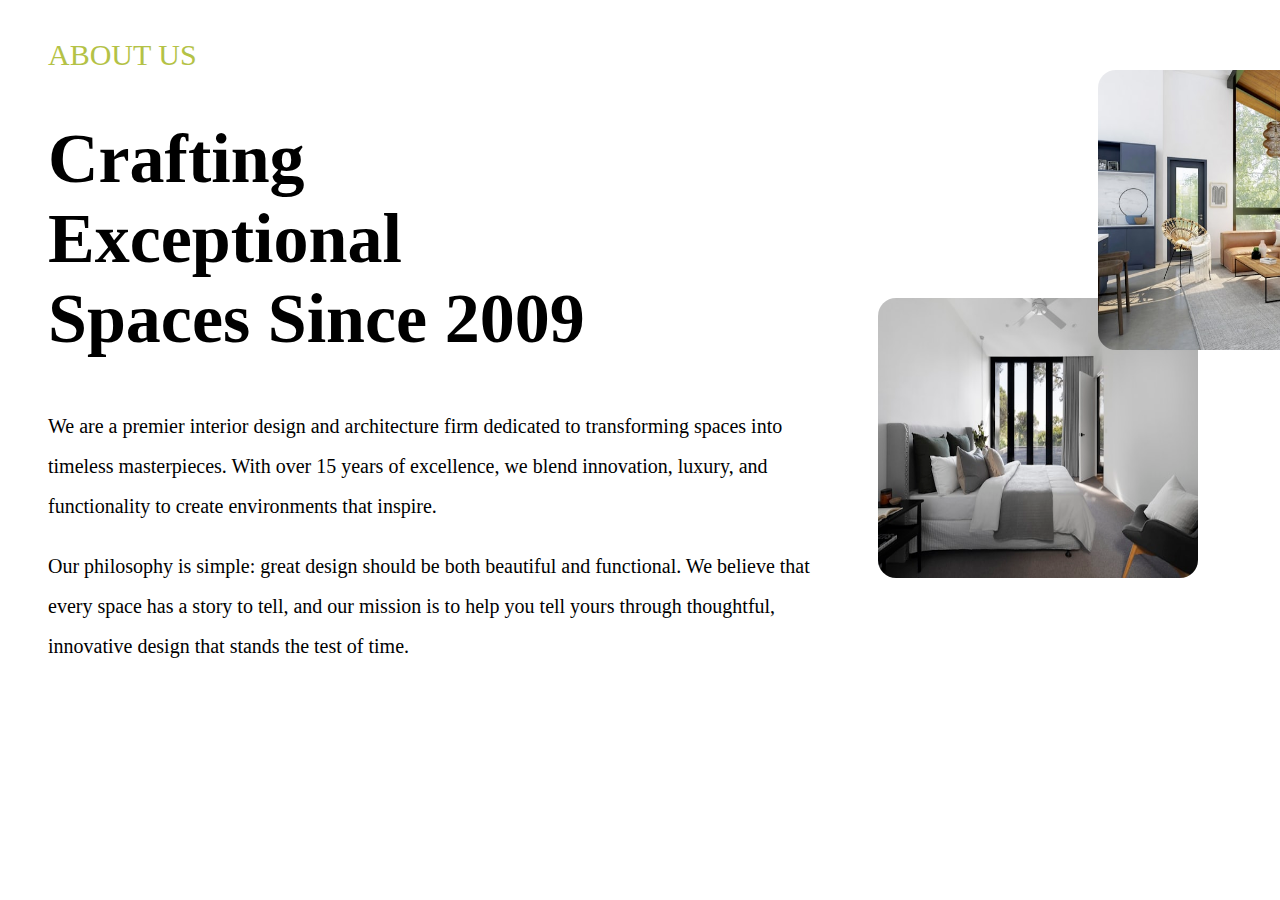
<file: aboutus.html>
<!doctype html>
<html lang="en">
  <head>
    <meta charset="UTF-8" />
    <meta name="viewport" content="width=device-width, initial-scale=1.0" />
    <title>about us</title>
    <link rel="stylesheet" href="aboutus.css" />
  </head>
  <body>
    <div class="aboutus">
      <div class="text_1">
        <p id="about">ABOUT US</p>
        <h1>
          Crafting <br />
          Exceptional <br />
          Spaces Since 2009
        </h1>
        <div class="text12">
          <div class="text1">
            <p>
              We are a premier interior design and architecture firm dedicated
              to transforming spaces into timeless masterpieces. With over 15
              years of excellence, we blend innovation, luxury, and
              functionality to create environments that inspire.
            </p>
          </div>
          <div class="text2">
            <p>
              Our philosophy is simple: great design should be both beautiful
              and functional. We believe that every space has a story to tell,
              and our mission is to help you tell yours through thoughtful,
              innovative design that stands the test of time.
            </p>
          </div>
        </div>
      </div>
      <div class="image">
        <img id="img1" src="MPS01.jpeg" alt="Loading" />
        <img id="img2" src="MPS02.jpeg" alt="Loading" />
      </div>
    </div>
  </body>
</html>
</file>
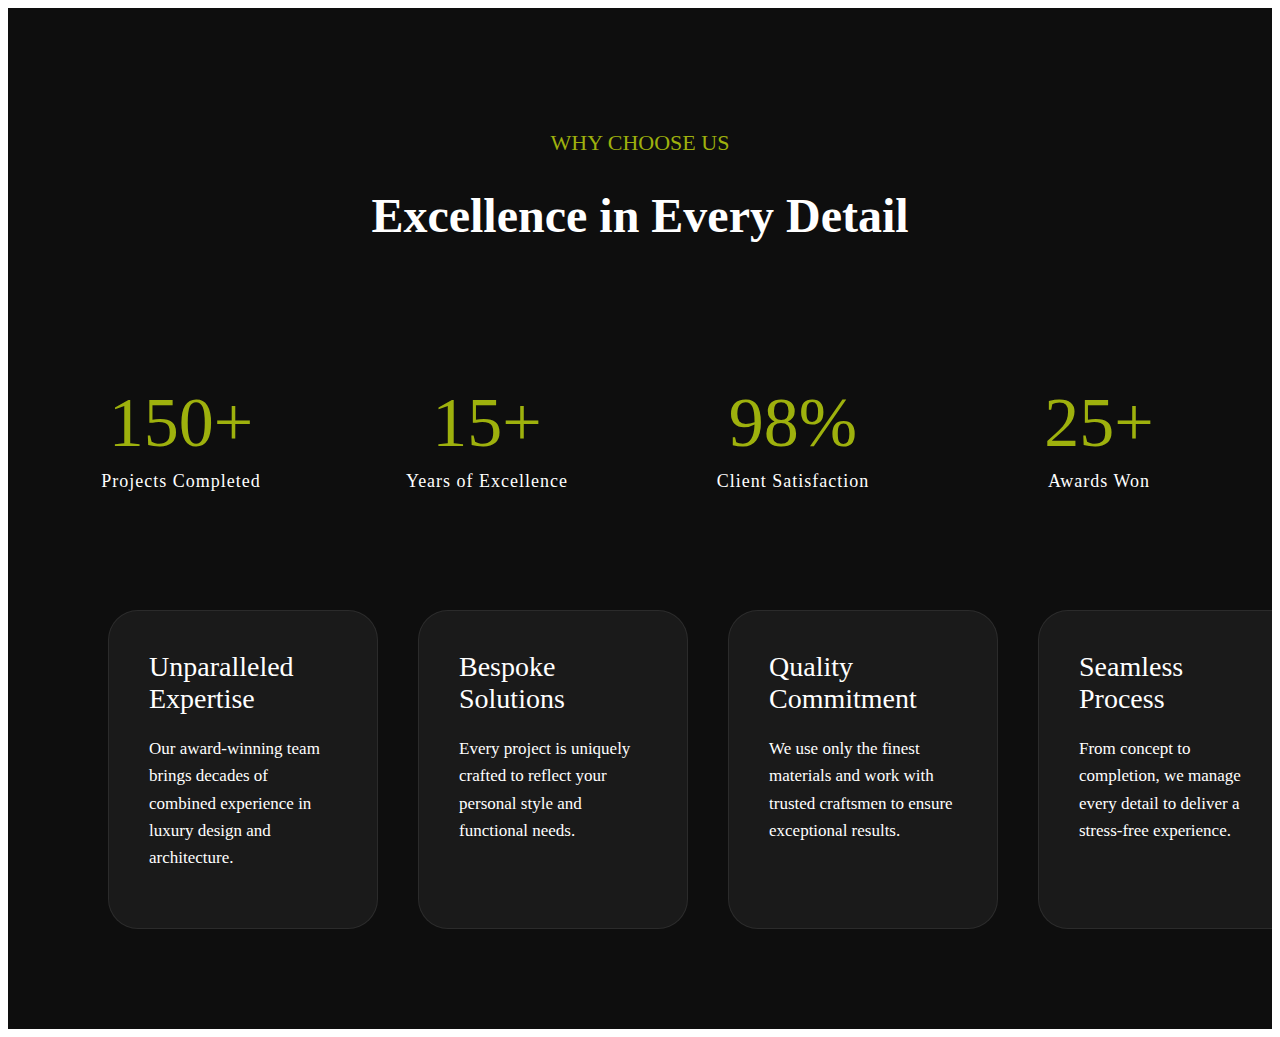
<file: choose.html>
<!doctype html>
<html lang="en">
  <head>
    <meta charset="UTF-8" />
    <meta name="viewport" content="width=device-width, initial-scale=1.0" />
    <title>choose</title>
    <link rel="stylesheet" href="choose.css" />
  </head>
  <body>
    <div class="choose">
      <p id="firsst">Why Choose Us</p>
      <h1>Excellence in Every Detail</h1>
      <div class="numtext">
        <div class="nums">
          <p id="num1">150+</p>
          <p id="text1">Projects Completed</p>
        </div>
        <div class="nums">
          <p id="num1">15+</p>
          <p id="text1">Years of Excellence</p>
        </div>
        <div class="nums">
          <p id="num1">98%</p>
          <p id="text1">Client Satisfaction</p>
        </div>
        <div class="nums">
          <p id="num1">25+</p>
          <p id="text1">Awards Won</p>
        </div>
      </div>
      <div class="textbox">
        <div class="boxs">
          <div id="boxh1">Unparalleled Expertise</div>
          <p id="boxtext">
            Our award-winning team brings decades of combined experience in
            luxury design and architecture.
          </p>
        </div>
        <div class="boxs">
          <div id="boxh1">Bespoke Solutions</div>
          <p id="boxtext">
            Every project is uniquely crafted to reflect your personal style and
            functional needs.
          </p>
        </div>
        <div class="boxs">
          <div id="boxh1">Quality Commitment</div>
          <p id="boxtext">
            We use only the finest materials and work with trusted craftsmen to
            ensure exceptional results.
          </p>
        </div>
        <div class="boxs">
          <div id="boxh1">Seamless Process</div>
          <p id="boxtext">
            From concept to completion, we manage every detail to deliver a
            stress-free experience.
          </p>
        </div>
      </div>
    </div>
  </body>
</html>
</file>
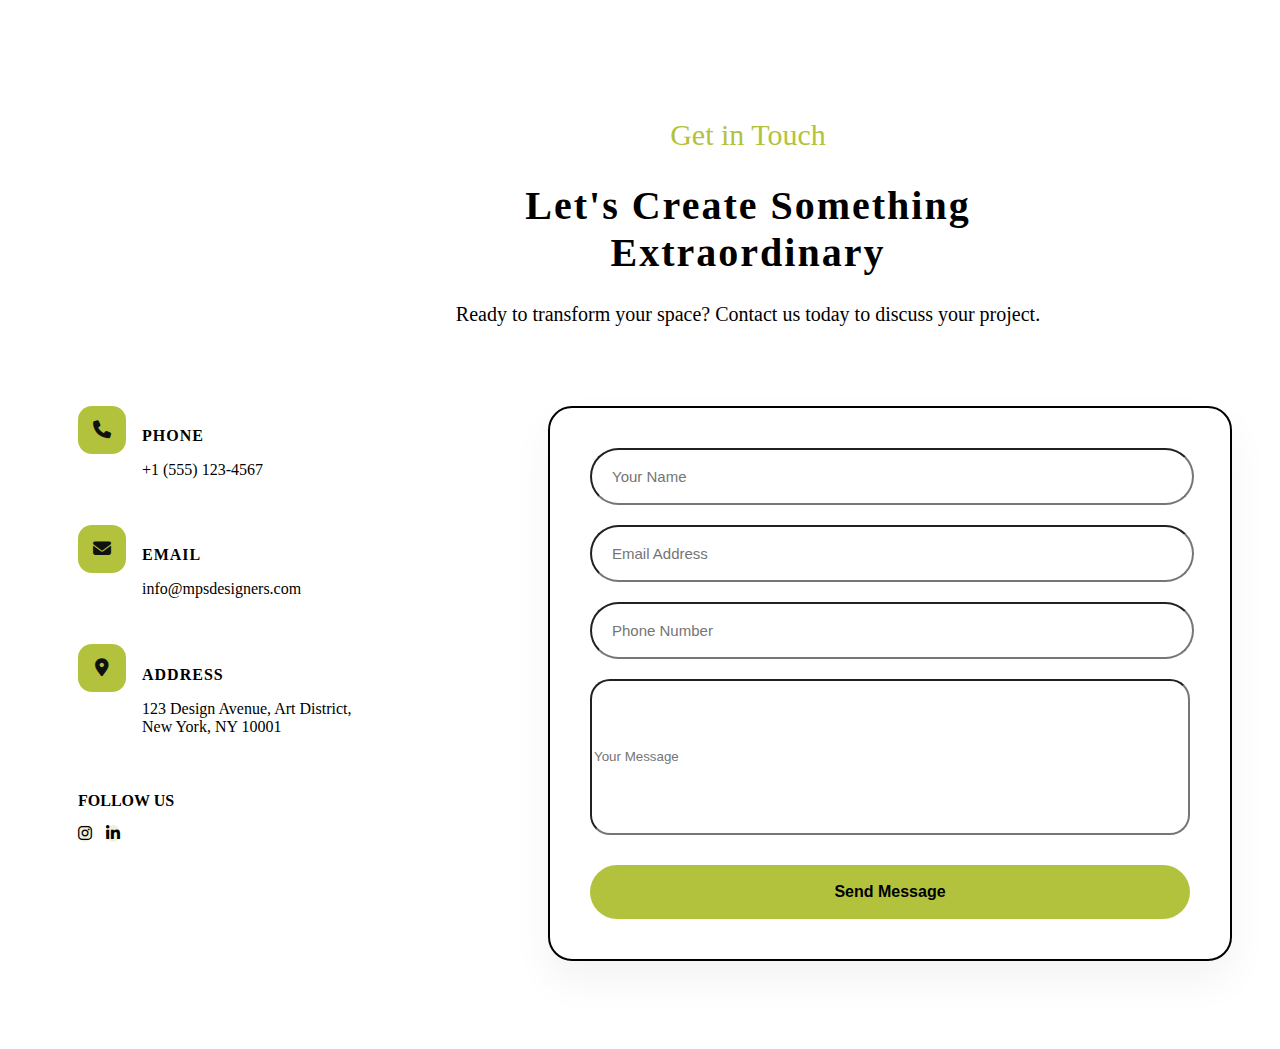
<file: contact.html>
<!doctype html>
<html lang="en">
  <head>
    <meta charset="UTF-8" />
    <meta name="viewport" content="width=device-width, initial-scale=1.0" />
    <title>Contact Section</title>
    <link rel="stylesheet" href="contact.css" />
    <link
      href="https://cdnjs.cloudflare.com/ajax/libs/font-awesome/6.5.0/css/all.min.css"
      rel="stylesheet"
    />
  </head>
  <body>
    <div class="contact">
      <div class="sec8-text">
        <p id="Touch">Get in Touch</p>
        <h1>Let's Create Something Extraordinary</h1>
        <p>
          Ready to transform your space? Contact us today to discuss your
          project.
        </p>
      </div>
      <div class="co_fo">
        <div class="contact-info">
          <div class="info-item">
            <div class="icon"><i class="fa-solid fa-phone"></i></div>
            <div>
              <h4>PHONE</h4>
              <p>+1 (555) 123-4567</p>
            </div>
          </div>

          <div class="info-item">
            <div class="icon"><i class="fa-solid fa-envelope"></i></div>
            <div>
              <h4>EMAIL</h4>
              <p>info@mpsdesigners.com</p>
            </div>
          </div>

          <div class="info-item">
            <div class="icon"><i class="fa-solid fa-location-dot"></i></div>
            <div>
              <h4>ADDRESS</h4>
              <p>123 Design Avenue, Art District,<br />New York, NY 10001</p>
            </div>
          </div>

          <h4 class="follow">FOLLOW US</h4>
          <div class="socials">
            <span><i class="fa-brands fa-instagram"></i></span>
            <span><i class="fa-brands fa-linkedin-in"></i></span>
          </div>
        </div>
        <div class="contact-form">
          <form>
            <input id="textitems" type="text" placeholder="Your Name" />
            <input id="textitems" type="email" placeholder="Email Address" />
            <input id="textitems" type="tel" placeholder="Phone Number" />
            <input id="textarea" placeholder="Your Message" />
            <button type="submit">Send Message</button>
          </form>
        </div>
      </div>
    </div>
  </body>
</html>
</file>
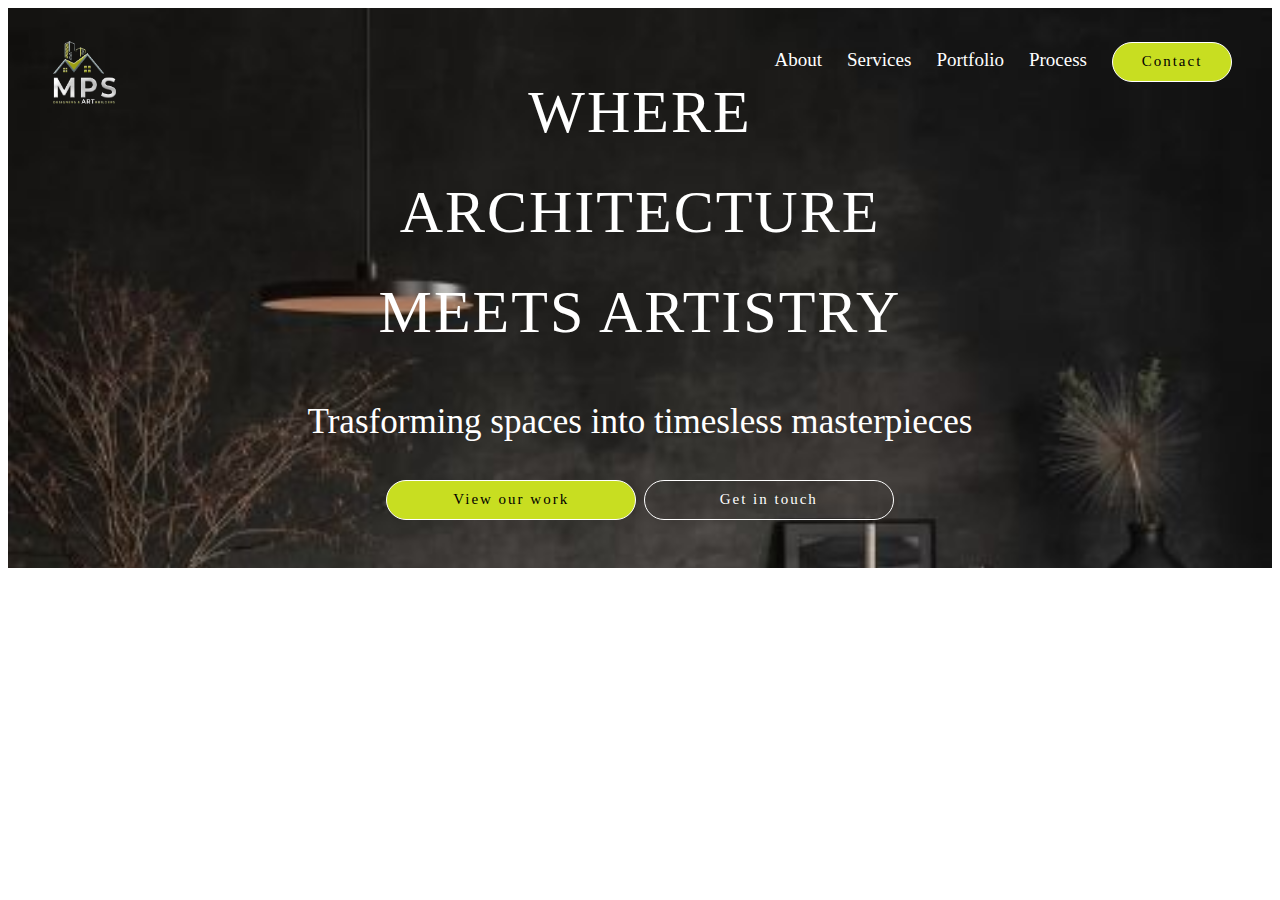
<file: Container.html>
<!doctype html>
<html lang="en">
  <head>
    <meta charset="UTF-8" />
    <meta name="viewport" content="width=device-width, initial-scale=1.0" />
    <title>MPS-Design</title>
    <link rel="stylesheet" href="container.css" />
  </head>
  <body>
    <div class="container">
        <div class="logo-nav">
          <div class="Logo">
            <img src="mps.png" alt="loading" />
          </div>
          <nav>
            <ul class="nav">
              <li>About</li>
              <li>Services</li>
              <li>Portfolio</li>
              <li>Process</li>
              <li><button id="conatct">Contact</button></li>
            </ul>
          </nav>
        </div>
        <div class="header1">
          <h1>
            WHERE <br />
            ARCHITECTURE <br />MEETS ARTISTRY
          </h1>
          <h3>Trasforming spaces into timesless masterpieces</h3>
          <button>View our work</button>
          <button id="button2">Get in touch</button>
        </div>
      </div>
  </body>
</html>
</file>
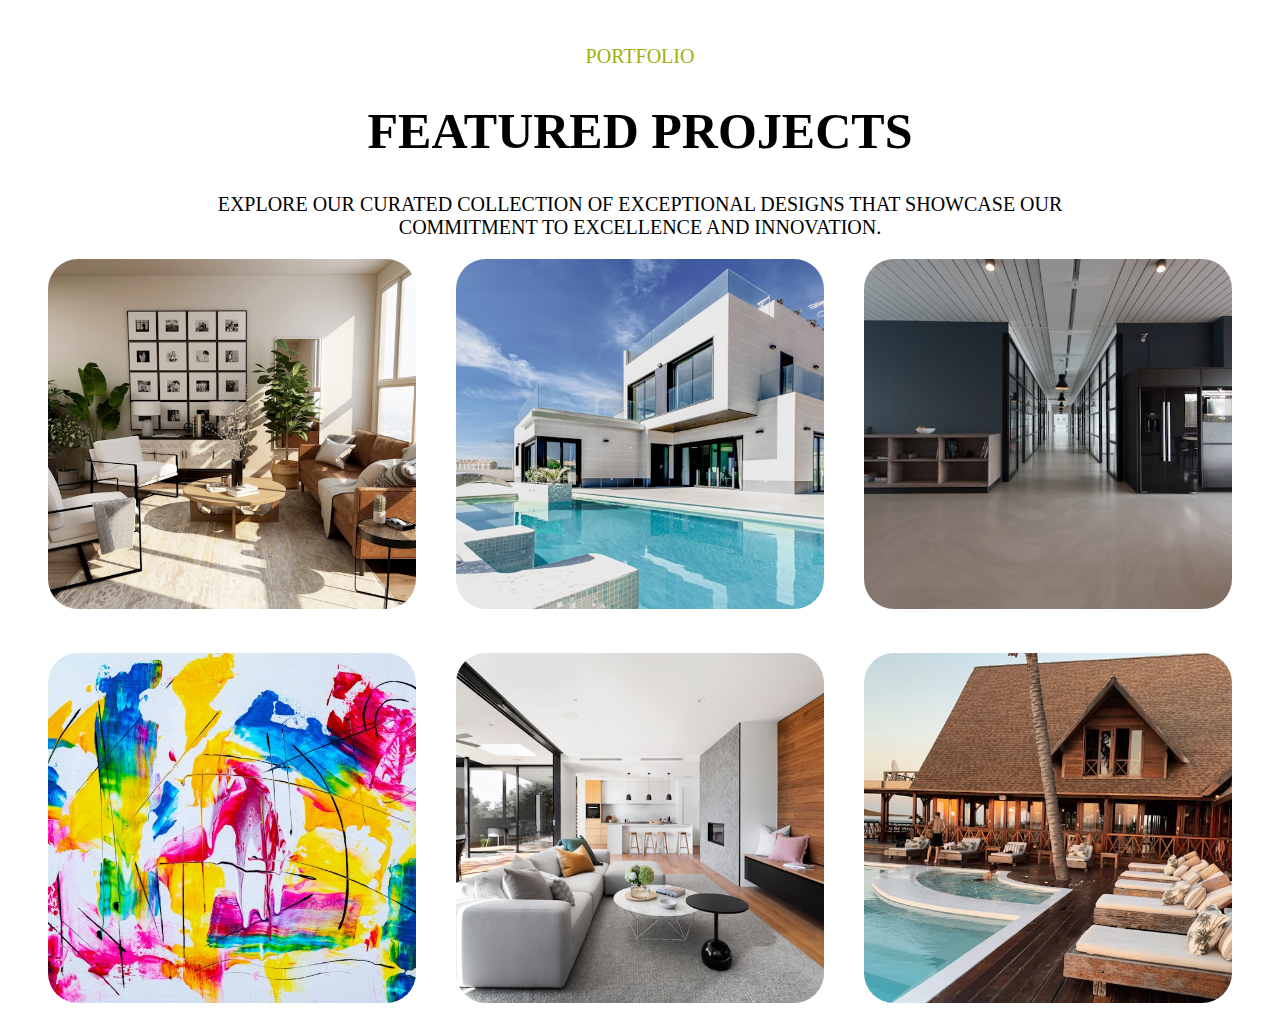
<file: portfolio.html>
<!doctype html>
<html lang="en">
  <head>
    <meta charset="UTF-8" />
    <meta name="viewport" content="width=device-width, initial-scale=1.0" />
    <title>portfolio</title>
    <link rel="stylesheet" href="portfolio.css" />
  </head>
  <body>
    <div class="portfolio">
      <div class="sec4head">
        <p id="first">portfolio</p>
        <h1>Featured Projects</h1>
        <p>
          Explore our curated collection of exceptional designs that showcase
          our
          <br />
          commitment to excellence and innovation.
        </p>
      </div>
      <div class="sec4-images">
        <div class="img-box">
          <img src="MPS03.jpeg" alt="Loading" />
          <div class="content">
            <p>Residential</p>
            <h1>Modern Penthouse</h1>
            <p><span>Location:</span> Manhattan, NY <span>Year:</span> 2024</p>
          </div>
        </div>
        <div class="img-box">
          <img src="MPS04.jpeg" alt="Loading" />
          <div class="content">
            <p>Residential</p>
            <h1>Luxury Villa</h1>
            <p>
              <span>Location:</span> Beverly Hills, CA <span>Year:</span> 2024
            </p>
          </div>
        </div>
        <div class="img-box">
          <img src="MPS05.jpeg" alt="Loading" />
          <div class="content">
            <p>Commercial</p>
            <h1>Corporate Headquarters</h1>
            <p>
              <span>Location:</span> San Francisco, CA<span>Year:</span> 2023
            </p>
          </div>
        </div>

        <div class="img-box">
          <img src="MPS06.jpeg" alt="Loading" />
          <div class="content">
            <p>Commercial</p>
            <h1>Art Gallery</h1>
            <p><span>Location:</span> London, UK <span>Year:</span> 2023</p>
          </div>
        </div>

        <div class="img-box">
          <img src="MPS07.jpeg" alt="Loading" />
          <div class="content">
            <p>Residential</p>
            <h1>Modern Penthouse</h1>
            <p><span>Location:</span> Manhattan, NY <span>Year:</span> 2024</p>
          </div>
        </div>

        <div class="img-box">
          <img src="MPS08.jpeg" alt="Loading" />
          <div class="content">
            <p>Residential</p>
            <h1>Modern Penthouse</h1>
            <p><span>Location:</span> Manhattan, NY <span>Year:</span> 2024</p>
          </div>
        </div>
      </div>
    </div>
  </body>
</html>
</file>
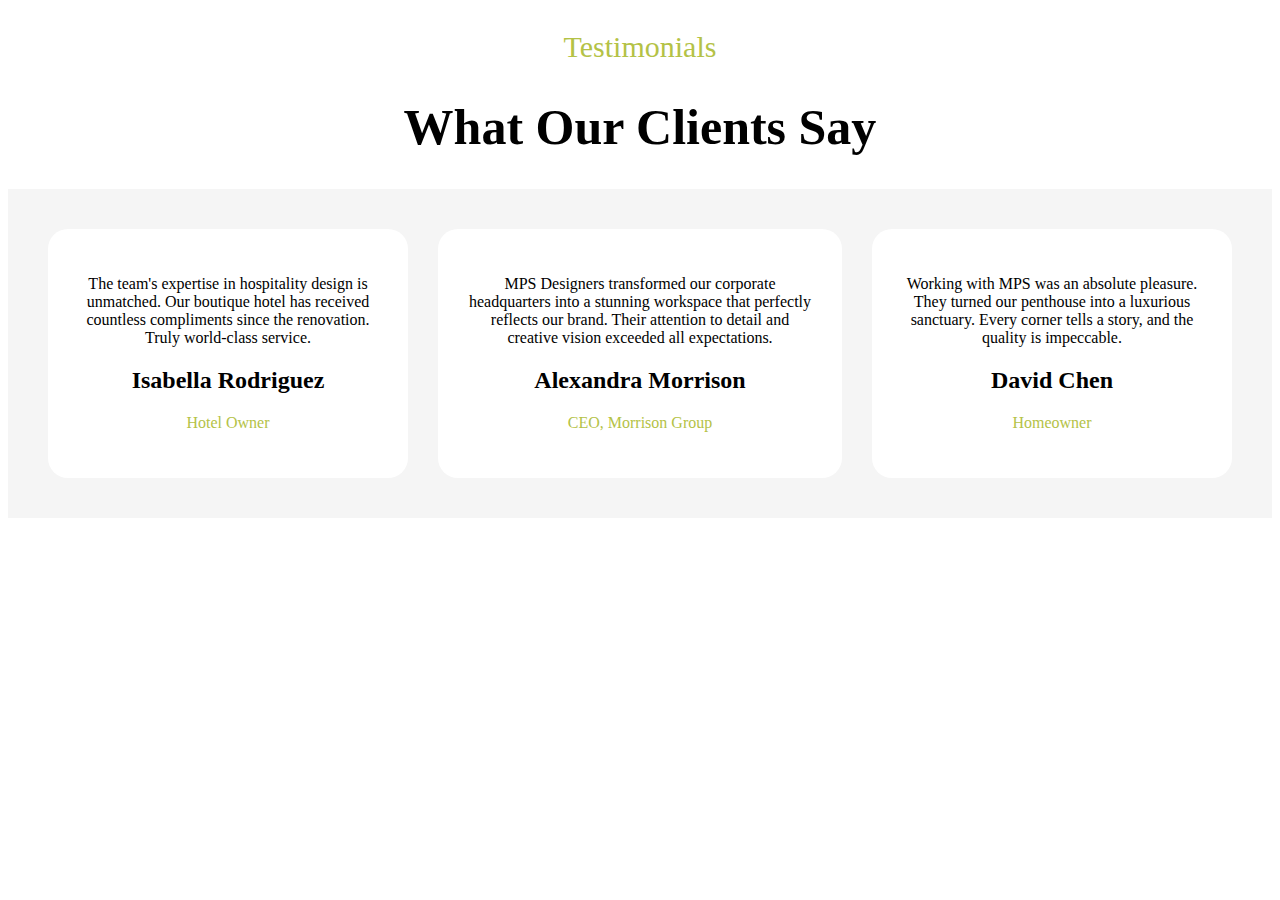
<file: Testimonials.html>
<!doctype html>
<html lang="en">
  <head>
    <meta charset="UTF-8" />
    <meta name="viewport" content="width=device-width, initial-scale=1.0" />
    <title>Testimonials</title>
    <link rel="stylesheet" href="Testimonials.css" />
  </head>
  <body>
    <div class="Testimonials">
      <p id="h1">Testimonials</p>
      <h1>What Our Clients Say</h1>
      <div class="sec6-text">
        <div class="text01">
          <p>
            The team's expertise in hospitality design is unmatched. Our
            boutique hotel has received countless compliments since the
            renovation. Truly world-class service.
          </p>
          <h2>Isabella Rodriguez</h2>
          <p id="p1">Hotel Owner</p>
        </div>
        <div class="text01">
          <p>
            MPS Designers transformed our corporate headquarters into a stunning
            workspace that perfectly reflects our brand. Their attention to
            detail and creative vision exceeded all expectations.
          </p>
          <h2>Alexandra Morrison</h2>
          <p id="p1">CEO, Morrison Group</p>
        </div>
        <div class="text01">
          <p>
            Working with MPS was an absolute pleasure. They turned our penthouse
            into a luxurious sanctuary. Every corner tells a story, and the
            quality is impeccable.
          </p>
          <h2>David Chen</h2>
          <p id="p1">Homeowner</p>
        </div>
      </div>
    </div>
  </body>
</html>
</file>
<file: aboutus.css>
.aboutus {
  font-family: "Playfair Display", serif;
  background-color: white;
  color: black;
  display: flex;
  width: 100%;
}
.text_1 {
  text-align: left;
  font-size: 30px;
  width: 800px;
  margin-left: 40px;
}
.text_1 h1 {
  text-align: left;
  font-size: 70px;
  width: 600px;
}
.text12 {
  font-size: 20px;
  width: 800px;
  line-height: 40px;
}
#about {
  text-align: left;
  color: #b4c246;
}

#img2 {
  margin-top: -180px;
  height: 250px;
  border-radius: 18px;
  margin-left: 250px;
  position: absolute;
  top: 250px;
  width: 320px;
  height: 280px;
}
#img1 {
  height: 250px;
  border-radius: 18px;
  display: block;
  margin-left: 30px;
  margin-top: 260px;
  width: 320px;
  height: 280px;
}
.image {
  width: 100%;
  margin-right: 10px;
  margin-top: 30px;
}
</file>
<file: choose.css>
.choose {
  background: #0e0e0e;
  color: #fff;
  padding: 100px 40px;
  font-family: "Playfair Display", serif;
}

#firsst {
  color: #9eb10d;
  font-size: 22px;
  text-align: center;
  text-transform: uppercase;
  margin-bottom: 10px;
}

.choose h1 {
  text-align: center;
  font-size: 48px;
  margin-bottom: 70px;
}

.numtext {
  display: grid;
  grid-template-columns: repeat(4, 1fr);
  gap: 40px;
  margin-bottom: 100px;
  text-align: center;
}

.nums #num1 {
  color: #9eb10d;
  font-size: 70px;
  margin-bottom: -10px;
}

.nums #text1 {
  font-size: 18px;
  letter-spacing: 1px;
}

.textbox {
  display: grid;
  grid-template-columns: repeat(4, 1fr);
  gap: 40px;
  width: 1200px;
  margin-left: 60px;
}

.boxs {
  background: rgba(255, 255, 255, 0.05);
  border-radius: 30px;
  padding: 40px;
  border: 1px solid rgba(255, 255, 255, 0.08);
  transition:
    transform 0.5s ease,
    box-shadow 0.5s ease;
}

.boxs:hover {
  transform: translatey(-10px);
  box-shadow: 0 20px 40px #9eb10d;
}

#boxh1 {
  font-size: 28px;
  margin-bottom: 20px;
}

#boxtext {
  font-size: 17px;
  line-height: 1.6;
}
</file>
<file: contact.css>
.contact {
  margin: auto;
  display: flex;
  flex-direction: column;
  gap: 60px;
  padding: 80px 40px;
}
.sec8-text {
  width: 700px;
  margin-left: 350px;
  text-align: center;
}
#Touch {
  color: #b3c23c;
  font-size: 30px;
}
h1 {
  font-size: 40px;
  width: 100%;
  letter-spacing: 2px;
}
.sec8-text p {
  font-size: 20px;
}
.co_fo {
  display: flex;
  justify-content: space-between;
  align-items: flex-start;
  gap: 60px;
}
.contact-info {
  justify-content: left;
  width: 500px;
  margin-left: 30px;
}
.info-item {
  display: flex;
  align-items: flex-start;
  gap: 16px;
  margin-bottom: 30px;
}

.icon {
  width: 48px;
  height: 48px;
  background: #b3c23c;
  color: #111;
  border-radius: 14px;
  display: flex;
  align-items: center;
  justify-content: center;
  font-size: 18px;
}

.info-item h4 {
  font-size: 16px;
  letter-spacing: 1px;
  margin-bottom: 6px;
}
.follow {
  margin-top: 40px;
  margin-bottom: 15px;
  font-size: 16px;
}

.socials span {
  width: 42px;
  height: 42px;
  background: #eef1dd;
  border-radius: 50%;
  align-items: center;
  justify-content: center;
  margin-right: 10px;
  cursor: pointer;
}
.contact-form {
  width: 600px;
  background: #fff;
  padding: 40px;
  border-radius: 24px;
  border: 2px solid;
  justify-content: flex-end;
  box-shadow: 0 20px 40px rgba(0, 0, 0, 0.05);
}
.co_fo {
  justify-content: space-between;
}

.contact-form form {
  display: flex;
  flex-direction: column;
  gap: 20px;
}

.contact-form #textitems {
  width: 100%;
  padding: 18px 20px;
  border-radius: 30px;
  font-size: 15px;
  width: 560px;
}

.contact-form #textarea {
  border-radius: 20px;
  height: 150px;
}

.contact-form button {
  margin-top: 10px;
  padding: 18px;
  border: none;
  border-radius: 30px;
  background: #b3c23c;
  font-size: 16px;
  font-weight: 600;
  cursor: pointer;
}
</file>
<file: container.css>
.logo-nav {
  display: flex;
  justify-content: space-between;
  margin-left: 40px;
}
.nav {
  display: flex;
  gap: 25px;
  list-style: none;
  text-decoration: none;
  margin-top:30px;
}
.Logo img {
  width: 70px;
  height: 70px;
}
.header1 {
  text-align: center;
  font-size: 30px;
}
.container {
  background-image: url(background.jpeg);
  background-size: cover;
  color: white;
  height: 560px;
  position: relative;
}
h1 {
  line-height: 100px;
  margin-top: -50px;
  font-weight: lighter;
  letter-spacing: 2px;
  font-family: Georgia, "Times New Roman", Times, serif;
}
h3 {
  font-weight: 1;
}
.nav {
  margin-right: 40px;
  font-size: 19px;
}
button{
  background-color:hsl(67, 74%, 50%);
  border-radius: 40px;
  width: 250px;
  height: 40px;
  font-size: 15px;
  font-family:'Times New Roman', Times, serif;
  letter-spacing: 2px;
  cursor: pointer;
  border: 1px solid white;

}
#button2{
  background-color:transparent;
  
  color: white;
  cursor: pointer;

}
button:hover{
   text-shadow: 9px;
   width: 260px;
   height: 50px;
   margin-bottom: 10px; 
   transition: all 0.3s ease-our;
   box-shadow: 0 3px 5px white;
   border: 1px solid white;
}
.Logo img{
  margin-top:30px;
}
#conatct{
  width: 120px;
  margin-top: -10px;
}
.logo-nav {
  display: flex;
  justify-content: space-between;
  align-items: center;
}
</file>
<file: portfolio.css>
.sec4head {
  background-color: white;
  color: black;
  font-family: "Playfair Display", serif;
  text-align: center;
  text-transform: uppercase;
}
#first {
  color: #9eb10d;
  font-size: 25x;
  margin-top: 45px;
}
.sec4head h1 {
  font-size: 50px;
}
.sec4head p {
  font-size: 20px;
}
.sec4-images {
  display: grid;
  grid-template-columns: repeat(3, 1fr);
  gap: 40px;
  margin-left: 40px;
  margin-right: 40px;
}
.img-box {
  position: relative;
  overflow: hidden;
}
.img-box img {
  width: 100%;
  height: 350px;
  object-fit: cover;
  transition: transform 0.4s ease;
  border-radius: 30px;
}

.content {
  position: absolute;
  inset: 0;
  background-color: rgba(0, 0, 0, 0.6);
  opacity: 0;
  transition: opacity 0.5s ease;
  color: white;
  display: flex;
  flex-direction: column;
  justify-content: center;
  text-align: center;
  border-radius: 20px;
}

.img-box:hover img {
  transform: scale(1.1);
}

.img-box:hover .content {
  opacity: 1;
}

.content h3 {
  font-size: 24px;
  margin-bottom: 10px;
}

.content p {
  font-size: 16px;
  letter-spacing: 1px;
}
</file>
<file: Testimonials.css>
.Testimonials {
  text-align: center;
}
#h1 {
  color: #b4c246;
  font-size: 30px;
}
h1 {
  font-size: 50px;
}
.sec6-text {
  background-color: whitesmoke;
  position: relative;
}
#p1 {
  color: #b4c246;
}
.sec6-text {
  background-color: whitesmoke;
  display: flex;
  gap: 30px;
  padding: 40px;
}

.text01 {
  background: white;
  padding: 30px;
  border-radius: 20px;
  min-width: 300px;
}
</file>
